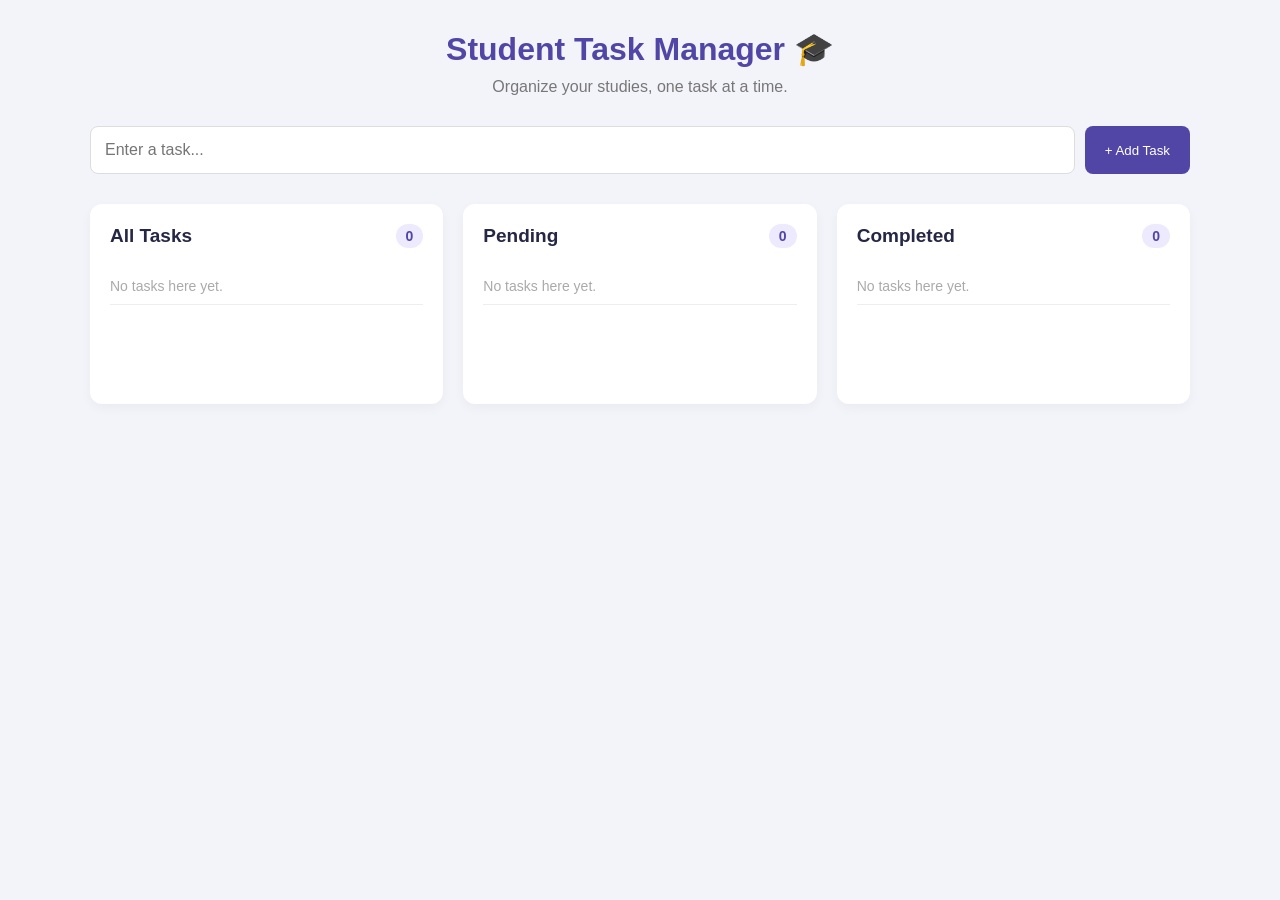
<file: index.html>
<!DOCTYPE html>
<html lang="en">
<head>
    <meta charset="UTF-8">
    <meta name="viewport" content="width=device-width, initial-scale=1.0">
    <title>Student Task Manager</title>
    <link rel="stylesheet" href="style.css">
</head>
<body>

    <div class="container">
        <header>
            <h1>Student Task Manager 🎓</h1>
            <p>Organize your studies, one task at a time.</p>
        </header>

        <div class="add-task">
            <input type="text" id="taskInput"
                   placeholder="Enter a task...">
            <button onclick="addTask()">+ Add Task</button>
        </div>

        <div class="task-sections">

            <section class="task-box">
                <h2>All Tasks <span id="allCount">0</span></h2>
                <ul id="allTasks"></ul>
            </section>

            <section class="task-box">
                <h2>Pending <span id="pendingCount">0</span></h2>
                <ul id="pendingTasks"></ul>
            </section>

            <section class="task-box">
                <h2>Completed <span id="completedCount">0</span></h2>
                <ul id="completedTasks"></ul>
            </section>

        </div>
    </div>

    <script src="script.js"></script>
</body>
</html>
</file>
<file: style.css>
* {
    margin: 0;
    padding: 0;
    box-sizing: border-box;
}

body {
    font-family: Arial, sans-serif;
    background: #f3f4fa;
    color: #252744;
    padding: 30px;
}

.container {
    max-width: 1100px;
    margin: auto;
}

header {
    text-align: center;
    margin-bottom: 30px;
}

header h1 {
    color: #5146a5;
    margin-bottom: 10px;
}

header p {
    color: #777;
}

.add-task {
    display: flex;
    gap: 10px;
    margin-bottom: 30px;
}

.add-task input {
    flex: 1;
    padding: 14px;
    border: 1px solid #ddd;
    border-radius: 8px;
    font-size: 16px;
}

button {
    background: #5146a5;
    color: white;
    border: none;
    padding: 14px 20px;
    border-radius: 8px;
    cursor: pointer;
}

button:hover {
    background: #3c3286;
}

.task-sections {
    display: grid;
    grid-template-columns: repeat(3, 1fr);
    gap: 20px;
}

.task-box {
    background: white;
    padding: 20px;
    border-radius: 12px;
    box-shadow: 0 4px 12px #0000000a;
    min-height: 200px;
}

.task-box h2 {
    font-size: 19px;
    margin-bottom: 20px;
    display: flex;
    justify-content: space-between;
    align-items: center;
}

.task-box h2 span {
    background: #eeeafd;
    color: #5146a5;
    padding: 4px 10px;
    border-radius: 20px;
    font-size: 14px;
}

ul {
    list-style: none;
}

li {
    display: flex;
    align-items: center;
    gap: 8px;
    padding: 12px 0;
    border-bottom: 1px solid #eee;
    overflow-wrap: anywhere;
}

li span {
    flex: 1;
}

li.completed span {
    text-decoration: line-through;
    color: #999;
}

li input[type="checkbox"] {
    cursor: pointer;
    accent-color: #5146a5;
}

.delete-btn {
    background: #ffe8e8;
    color: #c0392b;
    padding: 6px 9px;
}

.delete-btn:hover {
    background: #ffd5d5;
}

.empty {
    color: #aaa;
    font-size: 14px;
    padding: 10px 0;
}

@media (max-width: 750px) {
    .task-sections {
        grid-template-columns: 1fr;
    }

    body {
        padding: 16px;
    }

    .add-task {
        flex-direction: column;
    }
}
</file>
<file: Desktop/skillLabsem3/D2/taskManager/style.css>
* {
    margin: 0;
    padding: 0;
    box-sizing: border-box;
}

body {
    font-family: Arial, sans-serif;
    background: #f3f4fa;
    color: #252744;
    padding: 30px;
}

.container {
    max-width: 1100px;
    margin: auto;
}

header {
    text-align: center;
    margin-bottom: 30px;
}

header h1 {
    color: #5146a5;
    margin-bottom: 10px;
}

header p {
    color: #777;
}

.add-task {
    display: flex;
    gap: 10px;
    margin-bottom: 30px;
}

.add-task input {
    flex: 1;
    padding: 14px;
    border: 1px solid #ddd;
    border-radius: 8px;
    font-size: 16px;
}

button {
    background: #5146a5;
    color: white;
    border: none;
    padding: 14px 20px;
    border-radius: 8px;
    cursor: pointer;
}

button:hover {
    background: #3c3286;
}

.task-sections {
    display: grid;
    grid-template-columns: repeat(3, 1fr);
    gap: 20px;
}

.task-box {
    background: white;
    padding: 20px;
    border-radius: 12px;
    box-shadow: 0 4px 12px #0000000a;
    min-height: 200px;
}

.task-box h2 {
    font-size: 19px;
    margin-bottom: 20px;
    display: flex;
    justify-content: space-between;
    align-items: center;
}

.task-box h2 span {
    background: #eeeafd;
    color: #5146a5;
    padding: 4px 10px;
    border-radius: 20px;
    font-size: 14px;
}

ul {
    list-style: none;
}

li {
    display: flex;
    align-items: center;
    gap: 8px;
    padding: 12px 0;
    border-bottom: 1px solid #eee;
    overflow-wrap: anywhere;
}

li span {
    flex: 1;
}

li.completed span {
    text-decoration: line-through;
    color: #999;
}

li input[type="checkbox"] {
    cursor: pointer;
    accent-color: #5146a5;
}

.delete-btn {
    background: #ffe8e8;
    color: #c0392b;
    padding: 6px 9px;
}

.delete-btn:hover {
    background: #ffd5d5;
}

.empty {
    color: #aaa;
    font-size: 14px;
    padding: 10px 0;
}

@media (max-width: 750px) {
    .task-sections {
        grid-template-columns: 1fr;
    }

    body {
        padding: 16px;
    }

    .add-task {
        flex-direction: column;
    }
}
</file>
